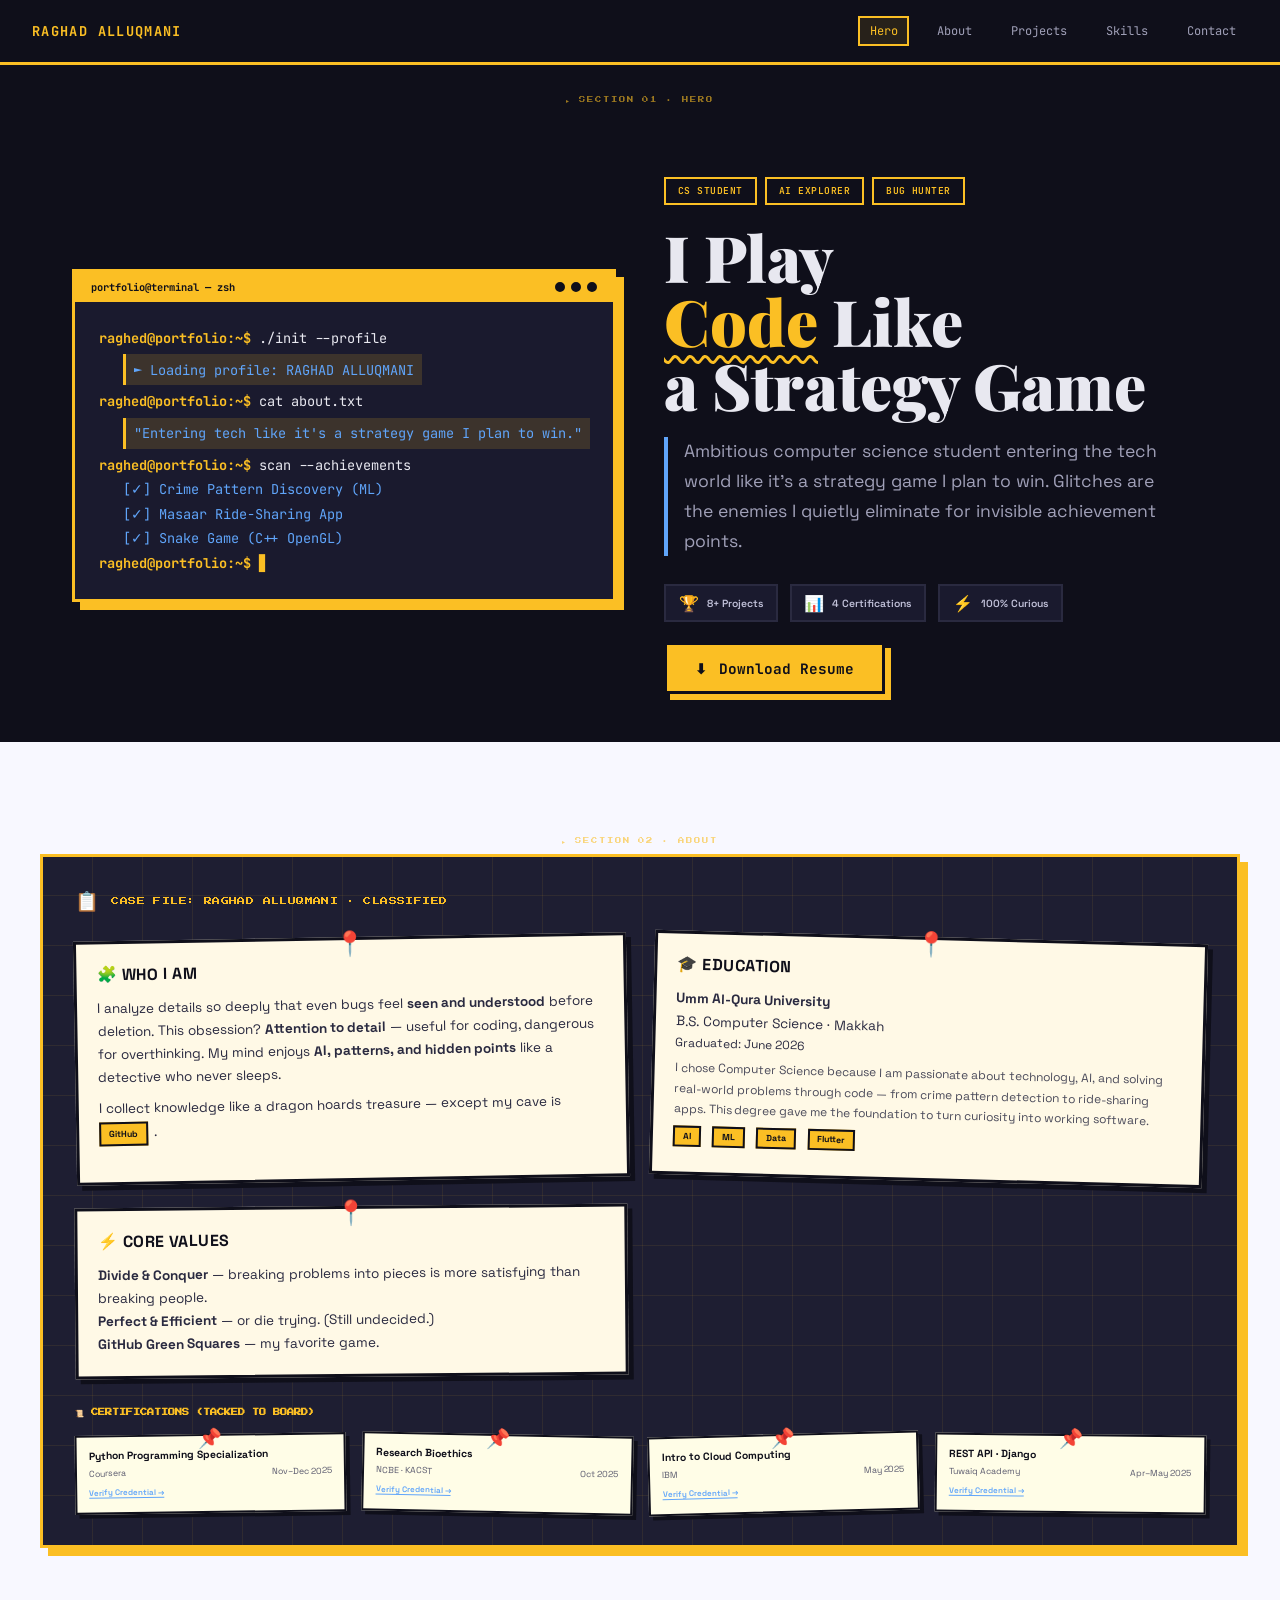
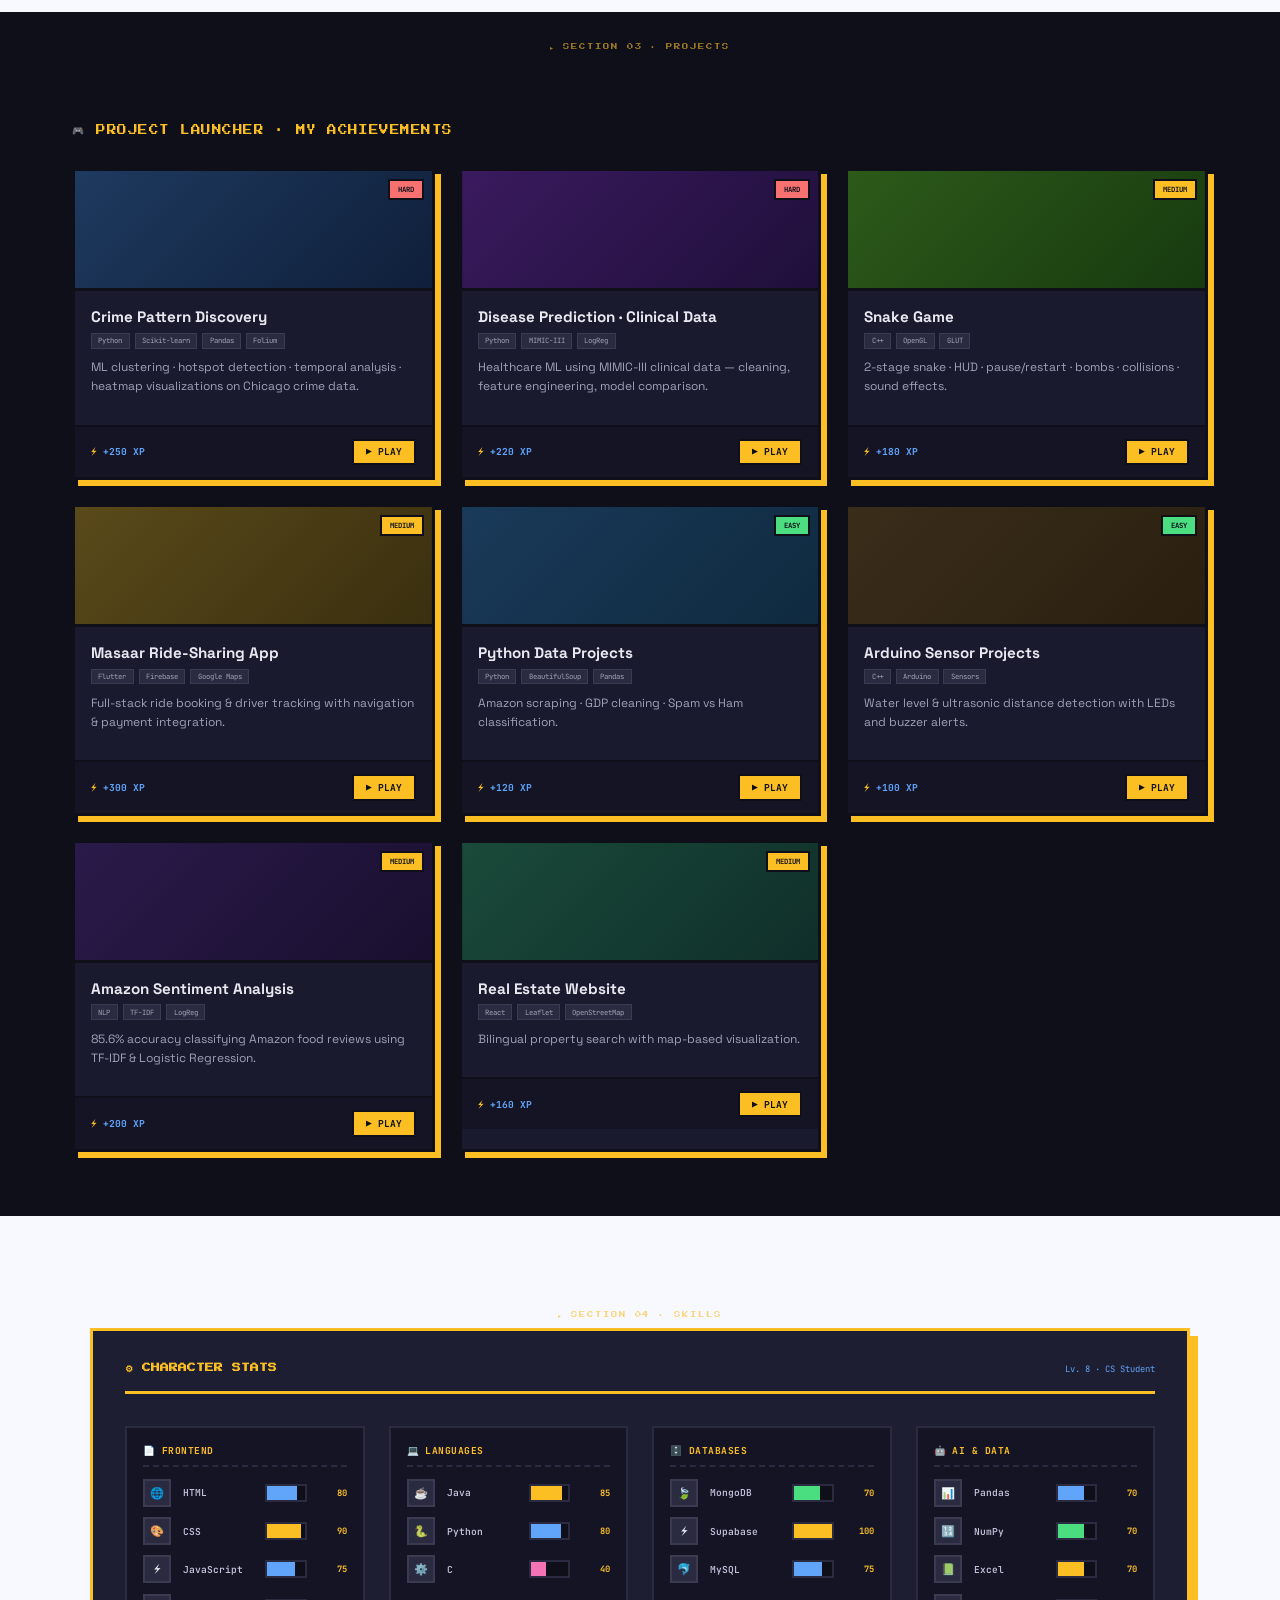
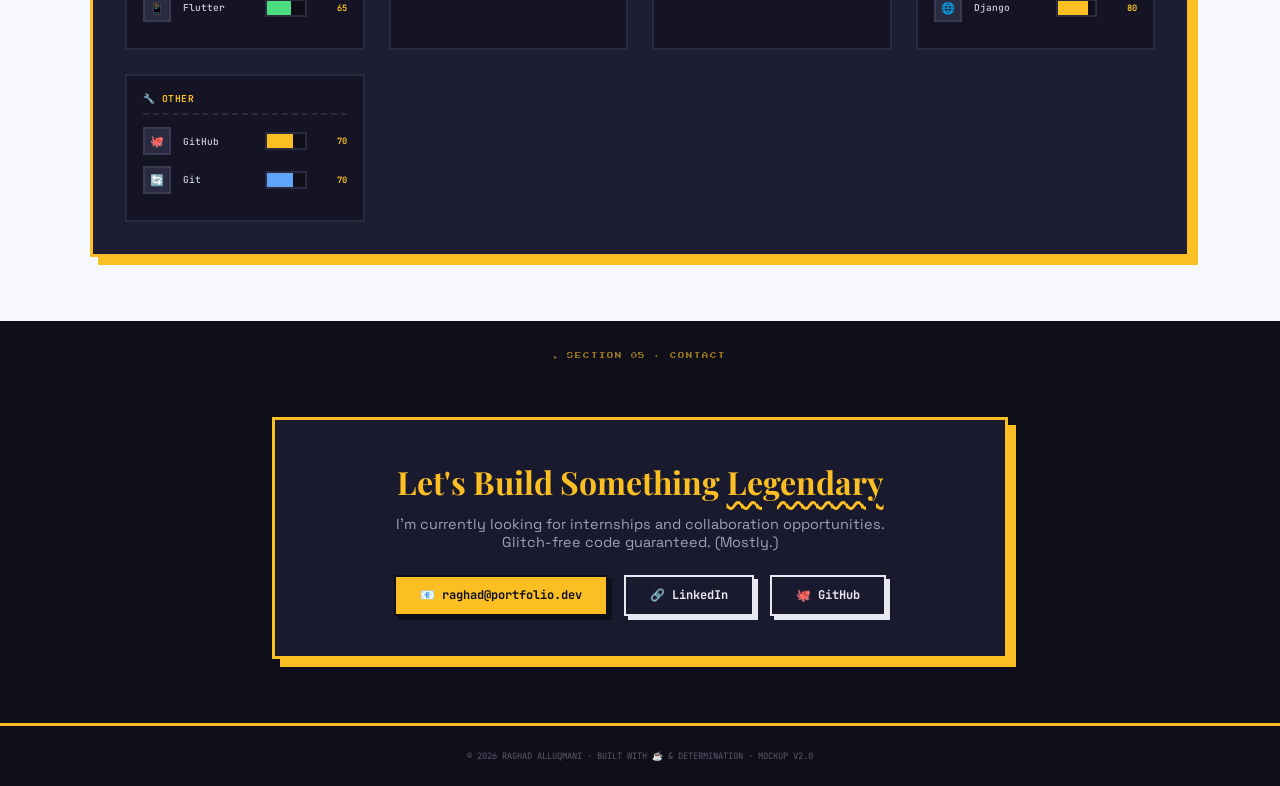
<file: index.html>
<!DOCTYPE html>
<html lang="en">
<head>
  <meta charset="UTF-8" />
  <meta name="viewport" content="width=device-width, initial-scale=1.0" />
  <title>Portfolio - Raghad Alluqmani</title>
  <link href="https://fonts.googleapis.com/css2?family=Space+Grotesk:wght@400;500;600;700&family=Press+Start+2P&family=JetBrains+Mono:wght@400;600;700&family=Playfair+Display:wght@700;900&display=swap" rel="stylesheet">
  <style>
    /* ============================
       GLOBAL RESET
       ============================ */
    * { margin: 0; padding: 0; box-sizing: border-box; }

    body {
      font-family: 'Space Grotesk', sans-serif;
      background: #0f0f1a;
      color: #e8e8f0;
      min-height: 100vh;
    }

    /* ============================
       MOCKUP HEADER / NAV
       ============================ */
    .mockup-header {
      position: sticky;
      top: 0;
      z-index: 100;
      background: #0f0f1a;
      padding: 1rem 2rem;
      border-bottom: 3px solid #fbbf24;
      display: flex;
      justify-content: space-between;
      align-items: center;
      font-family: 'JetBrains Mono', monospace;
    }
    .mockup-header h1 {
      font-size: 0.85rem;
      color: #fbbf24;
      text-transform: uppercase;
      letter-spacing: 0.1em;
    }
    .mockup-header .badge {
      background: #fbbf24;
      color: #0f0f1a;
      padding: 0.25rem 0.75rem;
      font-size: 0.65rem;
      font-weight: 700;
      border-radius: 0;
      border: 2px solid #0f0f1a;
      box-shadow: 3px 3px 0 #fbbf24;
    }
    .mockup-nav {
      display: flex;
      gap: 1rem;
    }
    .mockup-nav a {
      color: #a0a0b8;
      text-decoration: none;
      font-size: 0.75rem;
      padding: 0.3rem 0.6rem;
      border: 2px solid transparent;
      transition: all 0.15s;
    }
    .mockup-nav a:hover {
      border-color: #fbbf24;
      color: #fbbf24;
    }
    .mockup-nav a.active {
      border-color: #fbbf24;
      color: #fbbf24;
      background: rgba(251, 191, 36, 0.1);
    }

    /* ============================
       SECTION LABEL
       ============================ */
    .section-label {
      text-align: center;
      padding: 2rem 1rem 0.5rem;
      font-family: 'Press Start 2P', monospace;
      font-size: 0.4rem;
      color: #fbbf24;
      text-transform: uppercase;
      opacity: 0.6;
      letter-spacing: 0.3em;
    }

    /* ============================
       HERO MOCKUP
       ============================ */
    .mockup-hero {
      position: relative;
      padding: 4rem 2rem 3rem;
      max-width: 1200px;
      margin: 0 auto;
      display: grid;
      grid-template-columns: 1fr 1fr;
      gap: 3rem;
      align-items: center;
    }

    .terminal-panel {
      background: #1a1a2e;
      border: 3px solid #fbbf24;
      box-shadow: 8px 8px 0 #fbbf24;
      overflow: hidden;
    }
    .terminal-bar {
      background: #fbbf24;
      padding: 0.5rem 1rem;
      display: flex;
      justify-content: space-between;
      align-items: center;
      font-family: 'JetBrains Mono', monospace;
      font-size: 0.65rem;
      color: #0f0f1a;
      font-weight: 700;
    }
    .terminal-dots { display: flex; gap: 6px; }
    .terminal-dots span {
      width: 10px; height: 10px;
      border-radius: 50%;
      background: #0f0f1a;
      border: 2px solid #0f0f1a;
    }
    .terminal-body {
      padding: 1.5rem;
      font-family: 'JetBrains Mono', monospace;
      font-size: 0.85rem;
      line-height: 1.8;
      color: #c0c0d8;
    }
    .terminal-body .prompt { color: #fbbf24; font-weight: 700; }
    .terminal-body .cmd { color: #e8e8f0; }
    .terminal-body .output { color: #60a5fa; margin-left: 1.5rem; }
    .terminal-body .output span {
      display: inline-block;
      background: rgba(251, 191, 36, 0.15);
      padding: 0.2rem 0.5rem;
      border-left: 3px solid #fbbf24;
      margin: 0.25rem 0;
    }
    .blink-cursor {
      animation: blink 1s step-end infinite;
      color: #fbbf24;
    }
    @keyframes blink { 50% { opacity: 0; } }

    .hero-text {
      display: flex;
      flex-direction: column;
      gap: 1.25rem;
    }
    .hero-text .chip-row {
      display: flex;
      gap: 0.5rem;
      flex-wrap: wrap;
    }
    .hero-text .chip {
      font-family: 'JetBrains Mono', monospace;
      font-size: 0.6rem;
      font-weight: 600;
      padding: 0.35rem 0.75rem;
      border: 2px solid #fbbf24;
      color: #fbbf24;
      background: transparent;
      text-transform: uppercase;
      letter-spacing: 0.05em;
    }
    .hero-text h1 {
      font-family: 'Playfair Display', serif;
      font-size: clamp(2.5rem, 5vw, 4rem);
      font-weight: 900;
      line-height: 1;
      color: #e8e8f0;
    }
    .hero-text h1 .accent {
      color: #fbbf24;
      text-decoration: underline wavy #fbbf24 3px;
      text-underline-offset: 8px;
    }
    .hero-text .subtitle {
      font-family: 'Space Grotesk', sans-serif;
      font-size: 1.1rem;
      color: #a0a0b8;
      line-height: 1.7;
      max-width: 500px;
      border-left: 4px solid #60a5fa;
      padding-left: 1rem;
    }
    .hero-text .badge-row {
      display: flex;
      gap: 0.75rem;
      margin-top: 0.5rem;
      flex-wrap: wrap;
    }
    .hero-text .badge-row .achievement {
      display: flex;
      align-items: center;
      gap: 0.5rem;
      background: #1a1a2e;
      border: 2px solid #2a2a40;
      padding: 0.4rem 0.8rem;
      font-size: 0.65rem;
      font-weight: 600;
      color: #c0c0d8;
    }
    .hero-text .badge-row .achievement .icon { font-size: 1rem; }
    .hero-text .btn-primary-mock {
      display: inline-flex;
      align-items: center;
      gap: 0.75rem;
      background: #fbbf24;
      color: #0f0f1a;
      font-family: 'JetBrains Mono', monospace;
      font-weight: 700;
      font-size: 0.9rem;
      padding: 0.85rem 1.75rem;
      border: 3px solid #0f0f1a;
      box-shadow: 6px 6px 0 #fbbf24;
      text-decoration: none;
      transition: all 0.12s;
      cursor: pointer;
    }
    .hero-text .btn-primary-mock:hover {
      transform: translate(2px, 2px);
      box-shadow: 3px 3px 0 #fbbf24;
    }

    /* ============================
       ABOUT — DETECTIVE BOARD
       ============================ */
    .mockup-about {
      background: #f8f8ff;
      padding: 4rem 2rem;
    }
    .mockup-about .board {
      max-width: 1200px;
      margin: 0 auto;
      background: #1e1e32;
      border: 3px solid #fbbf24;
      box-shadow: 8px 8px 0 #fbbf24;
      padding: 2rem;
      position: relative;
      overflow: hidden;
    }
    .board::before {
      content: '';
      position: absolute;
      inset: 0;
      background:
        repeating-linear-gradient(0deg, transparent, transparent 49px, rgba(251,191,36,0.08) 49px, rgba(251,191,36,0.08) 50px),
        repeating-linear-gradient(90deg, transparent, transparent 49px, rgba(251,191,36,0.08) 49px, rgba(251,191,36,0.08) 50px);
      pointer-events: none;
    }
    .board-title {
      font-family: 'Press Start 2P', monospace;
      font-size: 0.5rem;
      color: #fbbf24;
      margin-bottom: 1.5rem;
      letter-spacing: 0.05em;
      display: flex;
      align-items: center;
      gap: 0.75rem;
    }
    .board-title .pin { font-size: 1.2rem; }
    .board-grid {
      display: grid;
      grid-template-columns: 1fr 1fr;
      gap: 1.5rem;
      position: relative;
      z-index: 1;
    }
    .pin-card {
      background: #fff9e6;
      border: 3px solid #0f0f1a;
      box-shadow: 5px 5px 0 #0f0f1a;
      padding: 1.25rem;
      position: relative;
      transform: rotate(var(--rot, 0deg));
    }
    .pin-card::before {
      content: '📍';
      position: absolute;
      top: -12px;
      left: 50%;
      transform: translateX(-50%);
      font-size: 1.5rem;
    }
    .pin-card h3 {
      font-family: 'Space Grotesk', sans-serif;
      font-size: 1rem;
      font-weight: 700;
      color: #0f0f1a;
      margin-bottom: 0.75rem;
      text-transform: uppercase;
      letter-spacing: 0.03em;
    }
    .pin-card p {
      font-size: 0.85rem;
      color: #2a2a40;
      line-height: 1.7;
    }
    .pin-card .tag {
      display: inline-block;
      background: #fbbf24;
      color: #0f0f1a;
      font-size: 0.55rem;
      font-weight: 700;
      padding: 0.15rem 0.5rem;
      margin-right: 0.35rem;
      margin-bottom: 0.35rem;
      border: 2px solid #0f0f1a;
    }
    .pin-card:nth-child(1) { --rot: -1deg; }
    .pin-card:nth-child(2) { --rot: 1.5deg; }
    .pin-card:nth-child(3) { --rot: -0.5deg; }

    .cert-tack-section {
      grid-column: 1 / -1;
      margin-top: 0.5rem;
    }
    .cert-tack-section h3 {
      font-family: 'Press Start 2P', monospace;
      font-size: 0.45rem;
      color: #fbbf24;
      margin-bottom: 1rem;
      display: flex;
      align-items: center;
      gap: 0.5rem;
    }
    .cert-grid {
      display: grid;
      grid-template-columns: repeat(auto-fit, minmax(200px, 1fr));
      gap: 1rem;
    }
    .cert-tack {
      background: #fffde7;
      border: 2px solid #0f0f1a;
      box-shadow: 4px 4px 0 #0f0f1a;
      padding: 0.75rem;
      transform: rotate(var(--r, 0deg));
      position: relative;
    }
    .cert-tack::before {
      content: '📌';
      position: absolute;
      top: -10px;
      left: 50%;
      transform: translateX(-50%);
      font-size: 1.2rem;
    }
    .cert-tack:nth-child(1) { --r: -0.8deg; }
    .cert-tack:nth-child(2) { --r: 1.2deg; }
    .cert-tack:nth-child(3) { --r: -1.5deg; }
    .cert-tack:nth-child(4) { --r: 0.6deg; }
    .cert-tack .cert-name {
      font-size: 0.65rem;
      font-weight: 700;
      color: #0f0f1a;
      line-height: 1.3;
    }
    .cert-tack .cert-meta {
      font-size: 0.55rem;
      color: #5a5a6e;
      margin-top: 0.3rem;
      display: flex;
      justify-content: space-between;
    }
    .cert-tack .cert-verify {
      display: inline-block;
      margin-top: 0.4rem;
      font-size: 0.5rem;
      font-weight: 600;
      color: #60a5fa;
      text-decoration: underline;
      text-underline-offset: 2px;
      transition: color 0.15s;
    }
    .cert-tack .cert-verify:hover {
      color: #3b82f6;
    }

    /* ============================
       PROJECTS — GAME LAUNCHER GRID
       ============================ */
    .mockup-projects {
      padding: 4rem 2rem;
      max-width: 1200px;
      margin: 0 auto;
    }
    .mockup-projects .section-title {
      font-family: 'Press Start 2P', monospace;
      font-size: 0.6rem;
      color: #fbbf24;
      margin-bottom: 2rem;
      letter-spacing: 0.05em;
      display: flex;
      align-items: center;
      gap: 0.75rem;
    }
    .project-launcher-grid {
      display: grid;
      grid-template-columns: repeat(auto-fill, minmax(300px, 1fr));
      gap: 1.5rem;
    }
    .game-card {
      background: #1a1a2e;
      border: 3px solid #0f0f1a;
      box-shadow: 6px 6px 0 #fbbf24;
      overflow: hidden;
      transition: all 0.15s;
      position: relative;
    }
    .game-card:hover {
      transform: translate(-2px, -2px);
      box-shadow: 8px 8px 0 #fbbf24;
    }
    .game-card .card-banner {
      height: 120px;
      background-size: cover;
      background-position: center;
      border-bottom: 3px solid #0f0f1a;
      position: relative;
    }
    .game-card .difficulty {
      position: absolute;
      top: 0.5rem;
      right: 0.5rem;
      font-family: 'JetBrains Mono', monospace;
      font-size: 0.45rem;
      font-weight: 700;
      padding: 0.25rem 0.5rem;
      border: 2px solid #0f0f1a;
    }
    .difficulty.easy { background: #4ade80; color: #0f0f1a; }
    .difficulty.medium { background: #fbbf24; color: #0f0f1a; }
    .difficulty.hard { background: #f87171; color: #0f0f1a; }

    .game-card .card-body { padding: 1rem; }
    .game-card .card-body h3 {
      font-family: 'Space Grotesk', sans-serif;
      font-size: 0.95rem;
      font-weight: 700;
      color: #e8e8f0;
      margin-bottom: 0.4rem;
    }
    .game-card .card-body .tech-tags {
      display: flex;
      flex-wrap: wrap;
      gap: 0.3rem;
      margin-bottom: 0.6rem;
    }
    .game-card .card-body .tech-tag {
      font-family: 'JetBrains Mono', monospace;
      font-size: 0.45rem;
      background: #2a2a40;
      color: #a0a0b8;
      padding: 0.15rem 0.4rem;
      border: 1px solid #3a3a50;
    }
    .game-card .card-body p {
      font-size: 0.75rem;
      color: #a0a0b8;
      line-height: 1.6;
      margin-bottom: 0.75rem;
    }
    .game-card .card-footer {
      display: flex;
      justify-content: space-between;
      align-items: center;
      padding: 0.75rem 1rem;
      background: #141425;
      border-top: 2px solid #0f0f1a;
    }
    .game-card .card-footer .xp {
      font-family: 'JetBrains Mono', monospace;
      font-size: 0.6rem;
      color: #fbbf24;
      font-weight: 700;
    }
    .game-card .card-footer .xp span { color: #60a5fa; }
    .game-card .card-footer .play-btn {
      font-family: 'JetBrains Mono', monospace;
      font-size: 0.6rem;
      font-weight: 700;
      color: #0f0f1a;
      background: #fbbf24;
      padding: 0.3rem 0.75rem;
      border: 2px solid #0f0f1a;
      text-decoration: none;
      transition: all 0.1s;
    }
    .game-card .card-footer .play-btn:hover {
      background: #0f0f1a;
      color: #fbbf24;
      border-color: #fbbf24;
    }

    /* ============================
       SKILLS — RPG STAT SCREEN
       ============================ */
    .mockup-skills {
      background: #f8f8ff;
      padding: 4rem 2rem;
    }
    .mockup-skills .stat-screen {
      max-width: 1100px;
      margin: 0 auto;
      background: #1e1e32;
      border: 3px solid #fbbf24;
      box-shadow: 8px 8px 0 #fbbf24;
      padding: 2rem;
      font-family: 'JetBrains Mono', monospace;
    }
    .stat-screen .screen-header {
      display: flex;
      justify-content: space-between;
      align-items: center;
      margin-bottom: 2rem;
      padding-bottom: 1rem;
      border-bottom: 3px solid #fbbf24;
    }
    .stat-screen .screen-header h2 {
      font-family: 'Press Start 2P', monospace;
      font-size: 0.55rem;
      color: #fbbf24;
    }
    .stat-screen .screen-header .level {
      font-size: 0.55rem;
      color: #60a5fa;
    }
    .stat-grid {
      display: grid;
      grid-template-columns: repeat(auto-fit, minmax(220px, 1fr));
      gap: 1.5rem;
    }
    .stat-category {
      background: #141425;
      border: 2px solid #2a2a40;
      padding: 1rem;
    }
    .stat-category h3 {
      font-family: 'JetBrains Mono', monospace;
      font-size: 0.6rem;
      font-weight: 700;
      color: #fbbf24;
      text-transform: uppercase;
      letter-spacing: 0.05em;
      margin-bottom: 0.75rem;
      padding-bottom: 0.5rem;
      border-bottom: 2px dashed #2a2a40;
    }
    .stat-row {
      display: flex;
      align-items: center;
      gap: 0.75rem;
      margin-bottom: 0.65rem;
    }
    .stat-row .stat-icon {
      width: 28px; height: 28px;
      background: #2a2a40;
      border: 2px solid #3a3a50;
      display: flex;
      align-items: center;
      justify-content: center;
      font-size: 0.7rem;
      flex-shrink: 0;
    }
    .stat-row .stat-name {
      font-size: 0.6rem;
      font-weight: 600;
      color: #c0c0d8;
      width: 70px;
      flex-shrink: 0;
    }
    .stat-row .stat-bar-bg {
      flex: 1;
      height: 18px;
      background: #0f0f1a;
      border: 2px solid #2a2a40;
      position: relative;
      overflow: hidden;
    }
    .stat-row .stat-bar-fill {
      height: 100%;
      background: #fbbf24;
      transition: width 0.3s;
    }
    .stat-row .stat-bar-fill.blue { background: #60a5fa; }
    .stat-row .stat-bar-fill.green { background: #4ade80; }
    .stat-row .stat-bar-fill.pink { background: #f472b6; }
    .stat-row .stat-value {
      font-size: 0.55rem;
      font-weight: 700;
      color: #fbbf24;
      width: 28px;
      text-align: right;
    }

    /* ============================
       CONTACT — CTA
       ============================ */
    .mockup-cta {
      padding: 3rem 2rem 4rem;
      max-width: 800px;
      margin: 0 auto;
      text-align: center;
    }
    .mockup-cta .cta-box {
      background: #1a1a2e;
      border: 3px solid #fbbf24;
      box-shadow: 8px 8px 0 #fbbf24;
      padding: 2.5rem;
    }
    .mockup-cta .cta-box h2 {
      font-family: 'Playfair Display', serif;
      font-size: 2rem;
      color: #fbbf24;
      margin-bottom: 0.75rem;
    }
    .mockup-cta .cta-box p {
      font-size: 0.9rem;
      color: #a0a0b8;
      margin-bottom: 1.5rem;
    }
    .mockup-cta .cta-box .btn-row {
      display: flex;
      justify-content: center;
      gap: 1rem;
      flex-wrap: wrap;
    }
    .mockup-cta .cta-box .btn-row a {
      font-family: 'JetBrains Mono', monospace;
      font-size: 0.75rem;
      font-weight: 700;
      padding: 0.65rem 1.5rem;
      border: 2px solid #0f0f1a;
      box-shadow: 4px 4px 0 #0f0f1a;
      text-decoration: none;
      transition: all 0.1s;
      display: inline-flex;
      align-items: center;
      gap: 0.5rem;
    }
    .mockup-cta .cta-box .btn-row a.primary {
      background: #fbbf24;
      color: #0f0f1a;
    }
    .mockup-cta .cta-box .btn-row a.primary:hover {
      transform: translate(2px, 2px);
      box-shadow: 2px 2px 0 #0f0f1a;
    }
    .mockup-cta .cta-box .btn-row a.secondary {
      background: transparent;
      color: #e8e8f0;
      border-color: #e8e8f0;
      box-shadow: 4px 4px 0 #e8e8f0;
    }
    .mockup-cta .cta-box .btn-row a.secondary:hover {
      transform: translate(2px, 2px);
      box-shadow: 2px 2px 0 #e8e8f0;
    }

    .mockup-footer {
      text-align: center;
      padding: 1.5rem;
      border-top: 3px solid #fbbf24;
      font-family: 'JetBrains Mono', monospace;
      font-size: 0.55rem;
      color: #5a5a6e;
    }

    /* ============================
       RESPONSIVE
       ============================ */
    @media (max-width: 768px) {
      .mockup-hero {
        grid-template-columns: 1fr;
        gap: 2rem;
        padding: 2rem 1rem;
      }
      .board-grid { grid-template-columns: 1fr; }
      .project-launcher-grid { grid-template-columns: 1fr; }
      .stat-grid { grid-template-columns: 1fr; }
      .mockup-header {
        flex-direction: column;
        gap: 0.75rem;
        padding: 0.75rem 1rem;
      }
      .mockup-nav { flex-wrap: wrap; justify-content: center; }
      .hero-text h1 { font-size: clamp(1.8rem, 8vw, 2.8rem); }
      .terminal-body { font-size: 0.7rem; }
      .mockup-cta .cta-box h2 { font-size: 1.5rem; }
    }
  </style>
</head>
<body>

  <!-- ============================
       MOCKUP NAV / HEADER
       ============================ -->
  <header class="mockup-header">
    <div style="display:flex; align-items:center; gap:0.75rem;">
      <h1>Raghad Alluqmani </h1>
    </div>
    <nav class="mockup-nav">
      <a href="#hero-mock" class="mockup-nav-link">Hero</a>
      <a href="#about-mock" class="mockup-nav-link">About</a>
      <a href="#projects-mock" class="mockup-nav-link">Projects</a>
      <a href="#skills-mock" class="mockup-nav-link">Skills</a>
      <a href="#cta-mock" class="mockup-nav-link">Contact</a>
    </nav>
  </header>

  <!-- ============================
       HERO SECTION
       ============================ -->
  <section id="hero-mock">
    <div class="section-label">▸ Section 01 · Hero</div>
    <div class="mockup-hero">
      <div class="terminal-panel">
        <div class="terminal-bar">
          <span>portfolio@terminal — zsh</span>
          <div class="terminal-dots"><span></span><span></span><span></span></div>
        </div>
        <div class="terminal-body">
          <span class="prompt">raghed@portfolio:~$</span> <span class="cmd">./init --profile</span><br>
          <span class="output"><span>► Loading profile: RAGHAD ALLUQMANI</span></span><br>
          <span class="prompt">raghed@portfolio:~$</span> <span class="cmd">cat about.txt</span><br>
          <span class="output"><span>"Entering tech like it's a strategy game I plan to win."</span></span><br>
          <span class="prompt">raghed@portfolio:~$</span> <span class="cmd">scan --achievements</span><br>
          <span class="output">  [✓] Crime Pattern Discovery (ML)</span><br>
          <span class="output">  [✓] Masaar Ride-Sharing App</span><br>
          <span class="output">  [✓] Snake Game (C++ OpenGL)</span><br>
          <span class="prompt">raghed@portfolio:~$ <span class="blink-cursor">▊</span></span>
        </div>
      </div>

      <div class="hero-text">
        <div class="chip-row">
          <span class="chip">CS Student</span>
          <span class="chip">AI Explorer</span>
          <span class="chip">Bug Hunter</span>
        </div>
        <h1>I Play<br><span class="accent">Code</span> Like<br>a Strategy Game</h1>
        <div class="subtitle">
          Ambitious computer science student entering the tech world like it's a strategy game I plan to win. Glitches are the enemies I quietly eliminate for invisible achievement points.
        </div>
        <div class="badge-row">
          <div class="achievement"><span class="icon">🏆</span> 8+ Projects</div>
          <div class="achievement"><span class="icon">📊</span> 4 Certifications</div>
          <div class="achievement"><span class="icon">⚡</span> 100% Curious</div>
        </div>
        <div>
          <a href="back-up_files/acdemic_cv.pdf" class="btn-primary-mock" target="_blank" rel="noopener"><span>⬇</span> Download Resume</a>
        </div>
      </div>
    </div>
  </section>

  <!-- ============================
       ABOUT — DETECTIVE BOARD
       ============================ -->
  <section id="about-mock" class="mockup-about">
    <div class="section-label" style="color:#fbbf24; opacity:0.6;">▸ Section 02 · About</div>
    <div class="board">
      <div class="board-title">
        <span class="pin">📋</span> CASE FILE: RAGHAD ALLUQMANI · CLASSIFIED
      </div>
      <div class="board-grid">
        <div class="pin-card">
          <h3>🧩 Who I Am</h3>
          <p>I analyze details so deeply that even bugs feel <strong>seen and understood</strong> before deletion. This obsession? <strong>Attention to detail</strong> — useful for coding, dangerous for overthinking. My mind enjoys <strong>AI, patterns, and hidden points</strong> like a detective who never sleeps.</p>
          <p style="margin-top:0.5rem;">I collect knowledge like a dragon hoards treasure — except my cave is <span class="tag">GitHub</span>.</p>
        </div>
        <div class="pin-card">
          <h3>🎓 Education</h3>
          <p><strong>Umm Al-Qura University</strong><br>B.S. Computer Science · Makkah</p>
          <p style="font-size:0.75rem;">Graduated: June 2026</p>
          <p style="font-size:0.75rem; color:#4a4a5a; margin-top:0.3rem;">I chose Computer Science because I am passionate about technology, AI, and solving real-world problems through code — from crime pattern detection to ride-sharing apps. This degree gave me the foundation to turn curiosity into working software.</p>
          <div style="display:flex; gap:0.35rem; margin-top:0.4rem; flex-wrap:wrap;">
            <span class="tag">AI</span><span class="tag">ML</span><span class="tag">Data</span><span class="tag">Flutter</span>
          </div>
        </div>
        <div class="pin-card">
          <h3>⚡ Core Values</h3>
          <p><strong>Divide & Conquer</strong> — breaking problems into pieces is more satisfying than breaking people.<br>
          <strong>Perfect & Efficient</strong> — or die trying. (Still undecided.)<br>
          <strong>GitHub Green Squares</strong> — my favorite game.</p>
        </div>
        <div class="cert-tack-section">
          <h3>📜 CERTIFICATIONS (TACKED TO BOARD)</h3>
          <div class="cert-grid">
            <div class="cert-tack">
              <div class="cert-name">Python Programming Specialization</div>
              <div class="cert-meta"><span>Coursera</span><span>Nov–Dec 2025</span></div>
              <a class="cert-verify" href="https://coursera.org/share/d4c4a16fa9141b4c5a7bb4c2ea6e2573" target="_blank" rel="noopener">Verify Credential →</a>
            </div>
            <div class="cert-tack">
              <div class="cert-name">Research Bioethics</div>
              <div class="cert-meta"><span>NCBE · KACST</span><span>Oct 2025</span></div>
              <a class="cert-verify" href="https://drive.google.com/file/d/12Zk4ViXN3cyTiwY6vf5oWvcFVCB-Wzgf/view" target="_blank" rel="noopener">Verify Credential →</a>
            </div>
            <div class="cert-tack">
              <div class="cert-name">Intro to Cloud Computing</div>
              <div class="cert-meta"><span>IBM</span><span>May 2025</span></div>
              <a class="cert-verify" href="https://coursera.org/share/b1e691c181bb66d9dc1e9d76931c049c" target="_blank" rel="noopener">Verify Credential →</a>
            </div>
            <div class="cert-tack">
              <div class="cert-name">REST API · Django</div>
              <div class="cert-meta"><span>Tuwaiq Academy</span><span>Apr–May 2025</span></div>
              <a class="cert-verify" href="https://drive.google.com/file/d/1jxPU6psc-9TllHxdFhBuFb8OxfF5qiG3/view" target="_blank" rel="noopener">Verify Credential →</a>
            </div>
          </div>
        </div>
      </div>
    </div>
  </section>

  <!-- ============================
       PROJECTS — GAME LAUNCHER GRID
       ============================ -->
  <section id="projects-mock">
    <div class="section-label">▸ Section 03 · Projects</div>
    <div class="mockup-projects">
      <div class="section-title"><span>🎮</span> PROJECT LAUNCHER · MY ACHIEVEMENTS</div>
      <div class="project-launcher-grid">
        <div class="game-card">
          <div class="card-banner" style="background-image: linear-gradient(135deg, #1e3a5f, #0f1f3a);">
            <span class="difficulty hard">HARD</span>
          </div>
          <div class="card-body">
            <h3>Crime Pattern Discovery</h3>
            <div class="tech-tags"><span class="tech-tag">Python</span><span class="tech-tag">Scikit-learn</span><span class="tech-tag">Pandas</span><span class="tech-tag">Folium</span></div>
            <p>ML clustering · hotspot detection · temporal analysis · heatmap visualizations on Chicago crime data.</p>
          </div>
          <div class="card-footer"><span class="xp">⚡ <span>+250 XP</span></span><a href="https://github.com/RaghadAi0981/Crime_Pattern_Discovery" target="_blank" rel="noopener" class="play-btn">▶ PLAY</a></div>
        </div>
        <div class="game-card">
          <div class="card-banner" style="background-image: linear-gradient(135deg, #3a1a5e, #1f0f3a);">
            <span class="difficulty hard">HARD</span>
          </div>
          <div class="card-body">
            <h3>Disease Prediction · Clinical Data</h3>
            <div class="tech-tags"><span class="tech-tag">Python</span><span class="tech-tag">MIMIC-III</span><span class="tech-tag">LogReg</span></div>
            <p>Healthcare ML using MIMIC-III clinical data — cleaning, feature engineering, model comparison.</p>
          </div>
          <div class="card-footer"><span class="xp">⚡ <span>+220 XP</span></span><a href="https://github.com/RaghadAi0981/Disease_Prediction_Using_Clinical_Data" target="_blank" rel="noopener" class="play-btn">▶ PLAY</a></div>
        </div>
        <div class="game-card">
          <div class="card-banner" style="background-image: linear-gradient(135deg, #2d5a1a, #173a0f);">
            <span class="difficulty medium">MEDIUM</span>
          </div>
          <div class="card-body">
            <h3>Snake Game</h3>
            <div class="tech-tags"><span class="tech-tag">C++</span><span class="tech-tag">OpenGL</span><span class="tech-tag">GLUT</span></div>
            <p>2-stage snake · HUD · pause/restart · bombs · collisions · sound effects.</p>
          </div>
          <div class="card-footer"><span class="xp">⚡ <span>+180 XP</span></span><a href="https://github.com/RaghadAi0981/Snake_Game" target="_blank" rel="noopener" class="play-btn">▶ PLAY</a></div>
        </div>
        <div class="game-card">
          <div class="card-banner" style="background-image: linear-gradient(135deg, #5a4a1a, #3a2f0f);">
            <span class="difficulty medium">MEDIUM</span>
          </div>
          <div class="card-body">
            <h3>Masaar Ride-Sharing App</h3>
            <div class="tech-tags"><span class="tech-tag">Flutter</span><span class="tech-tag">Firebase</span><span class="tech-tag">Google Maps</span></div>
            <p>Full-stack ride booking & driver tracking with navigation & payment integration.</p>
          </div>
          <div class="card-footer"><span class="xp">⚡ <span>+300 XP</span></span><a href="https://github.com/RaghadAi0981/PROJECT-1-Masaar" target="_blank" rel="noopener" class="play-btn">▶ PLAY</a></div>
        </div>
        <div class="game-card">
          <div class="card-banner" style="background-image: linear-gradient(135deg, #1a3a5a, #0f2a3f);">
            <span class="difficulty easy">EASY</span>
          </div>
          <div class="card-body">
            <h3>Python Data Projects</h3>
            <div class="tech-tags"><span class="tech-tag">Python</span><span class="tech-tag">BeautifulSoup</span><span class="tech-tag">Pandas</span></div>
            <p>Amazon scraping · GDP cleaning · Spam vs Ham classification.</p>
          </div>
          <div class="card-footer"><span class="xp">⚡ <span>+120 XP</span></span><a href="https://github.com/RaghadAi1/Python_Projects_DataScience" target="_blank" rel="noopener" class="play-btn">▶ PLAY</a></div>
        </div>
        <div class="game-card">
          <div class="card-banner" style="background-image: linear-gradient(135deg, #3a2d1a, #2a1f0f);">
            <span class="difficulty easy">EASY</span>
          </div>
          <div class="card-body">
            <h3>Arduino Sensor Projects</h3>
            <div class="tech-tags"><span class="tech-tag">C++</span><span class="tech-tag">Arduino</span><span class="tech-tag">Sensors</span></div>
            <p>Water level & ultrasonic distance detection with LEDs and buzzer alerts.</p>
          </div>
          <div class="card-footer"><span class="xp">⚡ <span>+100 XP</span></span><a href="https://github.com/RaghadAi0981/Arduino_projects" target="_blank" rel="noopener" class="play-btn">▶ PLAY</a></div>
        </div>
        <div class="game-card">
          <div class="card-banner" style="background-image: linear-gradient(135deg, #2a1a4a, #1a0f2f);">
            <span class="difficulty medium">MEDIUM</span>
          </div>
          <div class="card-body">
            <h3>Amazon Sentiment Analysis</h3>
            <div class="tech-tags"><span class="tech-tag">NLP</span><span class="tech-tag">TF-IDF</span><span class="tech-tag">LogReg</span></div>
            <p>85.6% accuracy classifying Amazon food reviews using TF-IDF & Logistic Regression.</p>
          </div>
          <div class="card-footer"><span class="xp">⚡ <span>+200 XP</span></span><a href="https://github.com/RaghadAi0981/Amazon-Fine-Food-Reviews-NLP" target="_blank" rel="noopener" class="play-btn">▶ PLAY</a></div>
        </div>
        <div class="game-card">
          <div class="card-banner" style="background-image: linear-gradient(135deg, #1a4a3a, #0f2f2a);">
            <span class="difficulty medium">MEDIUM</span>
          </div>
          <div class="card-body">
            <h3>Real Estate Website</h3>
            <div class="tech-tags"><span class="tech-tag">React</span><span class="tech-tag">Leaflet</span><span class="tech-tag">OpenStreetMap</span></div>
            <p>Bilingual property search with map-based visualization.</p>
          </div>
          <div class="card-footer"><span class="xp">⚡ <span>+160 XP</span></span><a href="https://github.com/RaghadAi0981/Property_Management" target="_blank" rel="noopener" class="play-btn">▶ PLAY</a></div>
        </div>
      </div>
    </div>
  </section>

  <!-- ============================
       SKILLS — RPG STAT SCREEN
       ============================ -->
  <section id="skills-mock" class="mockup-skills">
    <div class="section-label" style="color:#fbbf24; opacity:0.6;">▸ Section 04 · Skills</div>
    <div class="stat-screen">
      <div class="screen-header">
        <h2>⚙ CHARACTER STATS</h2>
        <span class="level">Lv. 8 · CS Student</span>
      </div>
      <div class="stat-grid">
        <div class="stat-category">
          <h3>📄 Frontend</h3>
          <div class="stat-row"><div class="stat-icon">🌐</div><span class="stat-name">HTML</span><div class="stat-bar-bg"><div class="stat-bar-fill blue" style="width:80%"></div></div><span class="stat-value">80</span></div>
          <div class="stat-row"><div class="stat-icon">🎨</div><span class="stat-name">CSS</span><div class="stat-bar-bg"><div class="stat-bar-fill" style="width:90%"></div></div><span class="stat-value">90</span></div>
          <div class="stat-row"><div class="stat-icon">⚡</div><span class="stat-name">JavaScript</span><div class="stat-bar-bg"><div class="stat-bar-fill blue" style="width:75%"></div></div><span class="stat-value">75</span></div>
          <div class="stat-row"><div class="stat-icon">📱</div><span class="stat-name">Flutter</span><div class="stat-bar-bg"><div class="stat-bar-fill green" style="width:65%"></div></div><span class="stat-value">65</span></div>
        </div>
        <div class="stat-category">
          <h3>💻 Languages</h3>
          <div class="stat-row"><div class="stat-icon">☕</div><span class="stat-name">Java</span><div class="stat-bar-bg"><div class="stat-bar-fill" style="width:85%"></div></div><span class="stat-value">85</span></div>
          <div class="stat-row"><div class="stat-icon">🐍</div><span class="stat-name">Python</span><div class="stat-bar-bg"><div class="stat-bar-fill blue" style="width:80%"></div></div><span class="stat-value">80</span></div>
          <div class="stat-row"><div class="stat-icon">⚙️</div><span class="stat-name">C</span><div class="stat-bar-bg"><div class="stat-bar-fill pink" style="width:40%"></div></div><span class="stat-value">40</span></div>
        </div>
        <div class="stat-category">
          <h3>🗄️ Databases</h3>
          <div class="stat-row"><div class="stat-icon">🍃</div><span class="stat-name">MongoDB</span><div class="stat-bar-bg"><div class="stat-bar-fill green" style="width:70%"></div></div><span class="stat-value">70</span></div>
          <div class="stat-row"><div class="stat-icon">⚡</div><span class="stat-name">Supabase</span><div class="stat-bar-bg"><div class="stat-bar-fill" style="width:100%"></div></div><span class="stat-value">100</span></div>
          <div class="stat-row"><div class="stat-icon">🐬</div><span class="stat-name">MySQL</span><div class="stat-bar-bg"><div class="stat-bar-fill blue" style="width:75%"></div></div><span class="stat-value">75</span></div>
        </div>
        <div class="stat-category">
          <h3>🤖 AI & Data</h3>
          <div class="stat-row"><div class="stat-icon">📊</div><span class="stat-name">Pandas</span><div class="stat-bar-bg"><div class="stat-bar-fill blue" style="width:70%"></div></div><span class="stat-value">70</span></div>
          <div class="stat-row"><div class="stat-icon">🔢</div><span class="stat-name">NumPy</span><div class="stat-bar-bg"><div class="stat-bar-fill green" style="width:70%"></div></div><span class="stat-value">70</span></div>
          <div class="stat-row"><div class="stat-icon">📗</div><span class="stat-name">Excel</span><div class="stat-bar-bg"><div class="stat-bar-fill" style="width:70%"></div></div><span class="stat-value">70</span></div>
          <div class="stat-row"><div class="stat-icon">🌐</div><span class="stat-name">Django</span><div class="stat-bar-bg"><div class="stat-bar-fill" style="width:80%"></div></div><span class="stat-value">80</span></div>
        </div>
        <div class="stat-category">
          <h3>🔧 Other</h3>
          <div class="stat-row"><div class="stat-icon">🐙</div><span class="stat-name">GitHub</span><div class="stat-bar-bg"><div class="stat-bar-fill" style="width:70%"></div></div><span class="stat-value">70</span></div>
          <div class="stat-row"><div class="stat-icon">🔄</div><span class="stat-name">Git</span><div class="stat-bar-bg"><div class="stat-bar-fill blue" style="width:70%"></div></div><span class="stat-value">70</span></div>
        </div>
      </div>
    </div>
  </section>

  <!-- ============================
       CONTACT / CTA
       ============================ -->
  <section id="cta-mock">
    <div class="section-label">▸ Section 05 · Contact</div>
    <div class="mockup-cta">
      <div class="cta-box">
        <h2>Let's Build Something <span style="text-decoration:underline wavy #fbbf24 3px; text-underline-offset:6px;">Legendary</span></h2>
        <p>I'm currently looking for internships and collaboration opportunities.<br>Glitch-free code guaranteed. (Mostly.)</p>
        <div class="btn-row">
          <a href="mailto:raghad.alluqmani@example.com" class="primary">📧 raghad@portfolio.dev</a>
          <a href="https://www.linkedin.com/in/raghad-alqmani-062a86299/" class="secondary" target="_blank" rel="noopener">🔗 LinkedIn</a>
          <a href="https://github.com/RaghadAi1" class="secondary" target="_blank" rel="noopener">🐙 GitHub</a>
        </div>
      </div>
    </div>
  </section>

  <footer class="mockup-footer">
    <span>© 2026 RAGHAD ALLUQMANI · BUILT WITH ☕ & DETERMINATION · MOCKUP V2.0</span>
  </footer>

  <!-- ============================
       NAV ACTIVE LINK TRACKING — INLINE SCRIPT
       ============================ -->
  <script>
    (function() {
      'use strict';

      // Highlight active nav link on scroll
      const sections = document.querySelectorAll('section[id]');
      const navLinks = document.querySelectorAll('.mockup-nav-link');

      function updateActiveNav() {
        let currentId = '';
        const scrollY = window.scrollY + 100;

        sections.forEach(function(section) {
          const top = section.offsetTop;
          const height = section.offsetHeight;
          if (scrollY >= top && scrollY < top + height) {
            currentId = section.getAttribute('id');
          }
        });

        navLinks.forEach(function(link) {
          link.classList.remove('active');
          const href = link.getAttribute('href');
          if (href === '#' + currentId) {
            link.classList.add('active');
          }
        });
      }

      // Run on scroll with passive flag for performance
      window.addEventListener('scroll', updateActiveNav, { passive: true });
      window.addEventListener('resize', updateActiveNav, { passive: true });
      updateActiveNav();
    })();
  </script>
</body>
</html>
</file>
